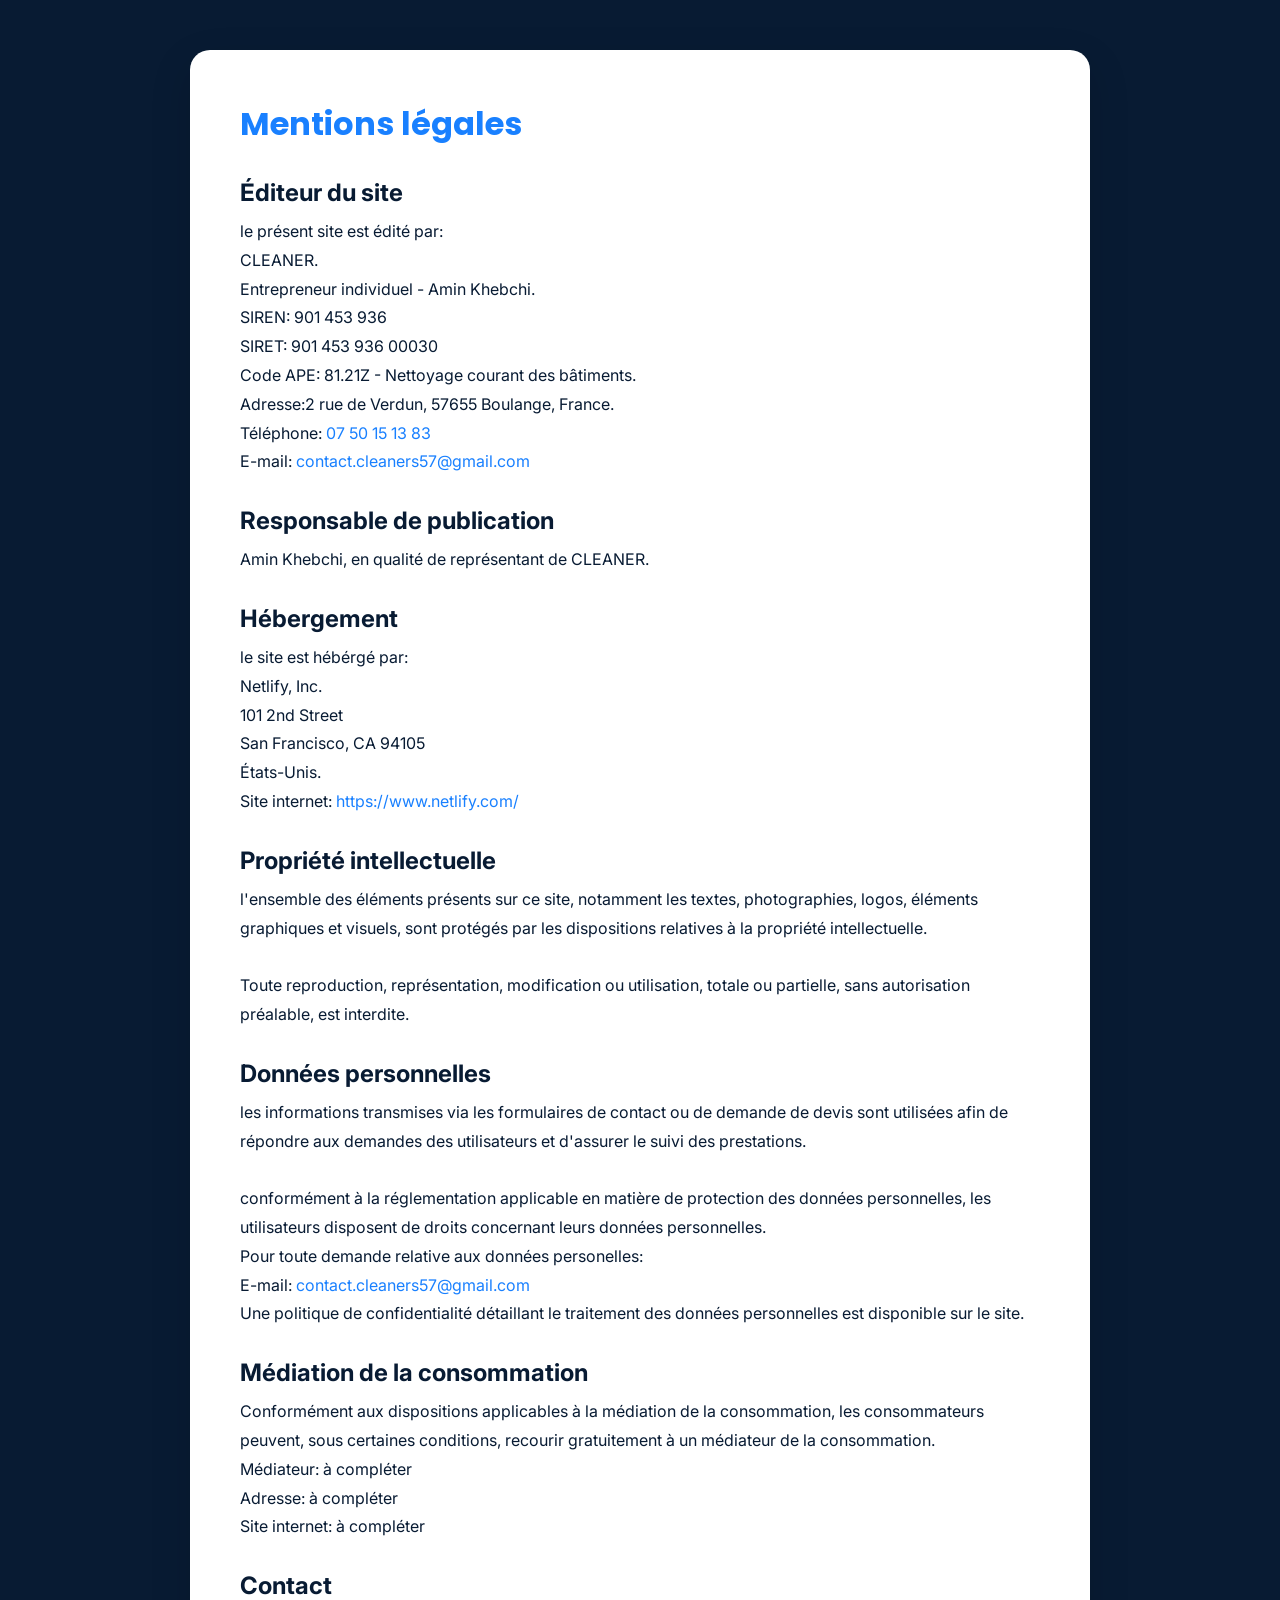
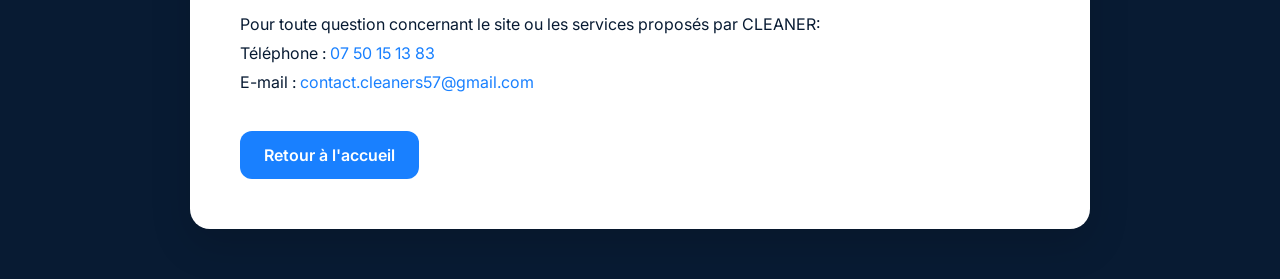
<file: mentions-legales.html>
<!DOCTYPE html>

<html lang="fr">
<head>
    <meta charset="UTF-8">
    <meta name="viewport" content="width=device-width, initial-scale=1.0">
    <title>Mentions légales | CLEANER</title>
    <link rel="stylesheet" href="legal.css">
</head>
<body>

<div class="legal-container">

<h1>Mentions légales</h1>

<h2>Éditeur du site</h2>
<p>
    le présent site est édité par:<br>
    CLEANER. <br>
    Entrepreneur individuel - Amin Khebchi.<br>
    SIREN: 901 453 936 <br>
    SIRET: 901 453 936 00030 <br>
    Code APE: 81.21Z - Nettoyage courant des bâtiments.<br>
    Adresse:2 rue de Verdun, 57655 Boulange, France.<br>
    Téléphone:<a href="tel:+33750151383"> 07 50 15 13 83</a> <br>
    E-mail:<a href="mailto:contact.cleaners57@gmail.com"> contact.cleaners57@gmail.com</a> <br>


</p>


<h2>Responsable de publication</h2>
<p>Amin Khebchi, en qualité de représentant de CLEANER.</p>

<h2>Hébergement</h2>
<p>le site est hébérgé par:<br>
Netlify, Inc.<br>
101 2nd Street <br>
San Francisco, CA 94105 <br>
États-Unis.<br>
Site internet: <a href="https://www.netlify.com/">https://www.netlify.com/</a>

</p>

<h2>Propriété intellectuelle</h2>
<p>
  l'ensemble des éléments présents sur ce site, notamment les textes, photographies, logos,
   éléments graphiques et visuels, sont protégés par les dispositions relatives 
   à la propriété intellectuelle.<br>
   <br>
   Toute reproduction, représentation, modification ou utilisation, totale ou partielle,
   sans autorisation préalable, est interdite.
    
</p>


<h2>Données personnelles</h2>
<p>les informations transmises via les formulaires de contact ou de demande de devis sont utilisées
    afin de répondre aux demandes des utilisateurs et d'assurer le suivi des prestations.<br>
    <br>
    conformément à la réglementation applicable en matière de protection des données personnelles,
     les utilisateurs disposent de droits concernant leurs données personnelles.<br>
     Pour toute demande relative aux données personelles:<br>
     E-mail:<a href="mailto:contact.cleaners57@gmail.com"> contact.cleaners57@gmail.com</a><br>

     Une politique de confidentialité détaillant le traitement des données personnelles est disponible sur le site.

</p>

<h2>Médiation de la consommation</h2>
<p>Conformément aux dispositions applicables à la médiation de la consommation, les consommateurs peuvent, sous certaines conditions,
    recourir gratuitement à un médiateur de la consommation.<br>
    Médiateur: à compléter<br>
    Adresse: à compléter<br>
    Site internet: à compléter<br>
</p>


<h2>Contact</h2>
<p>Pour toute question concernant le site ou les services proposés par CLEANER:<br>

Téléphone : <a href="tel:+33750151383">07 50 15 13 83</a><br>
E-mail : <a href="mailto:contact.cleaners57@gmail.com">contact.cleaners57@gmail.com</a><br>
</p>

<a href="index.html" class="back-btn">
    Retour à l'accueil
</a>


</div>

</body>
</html>
</file>
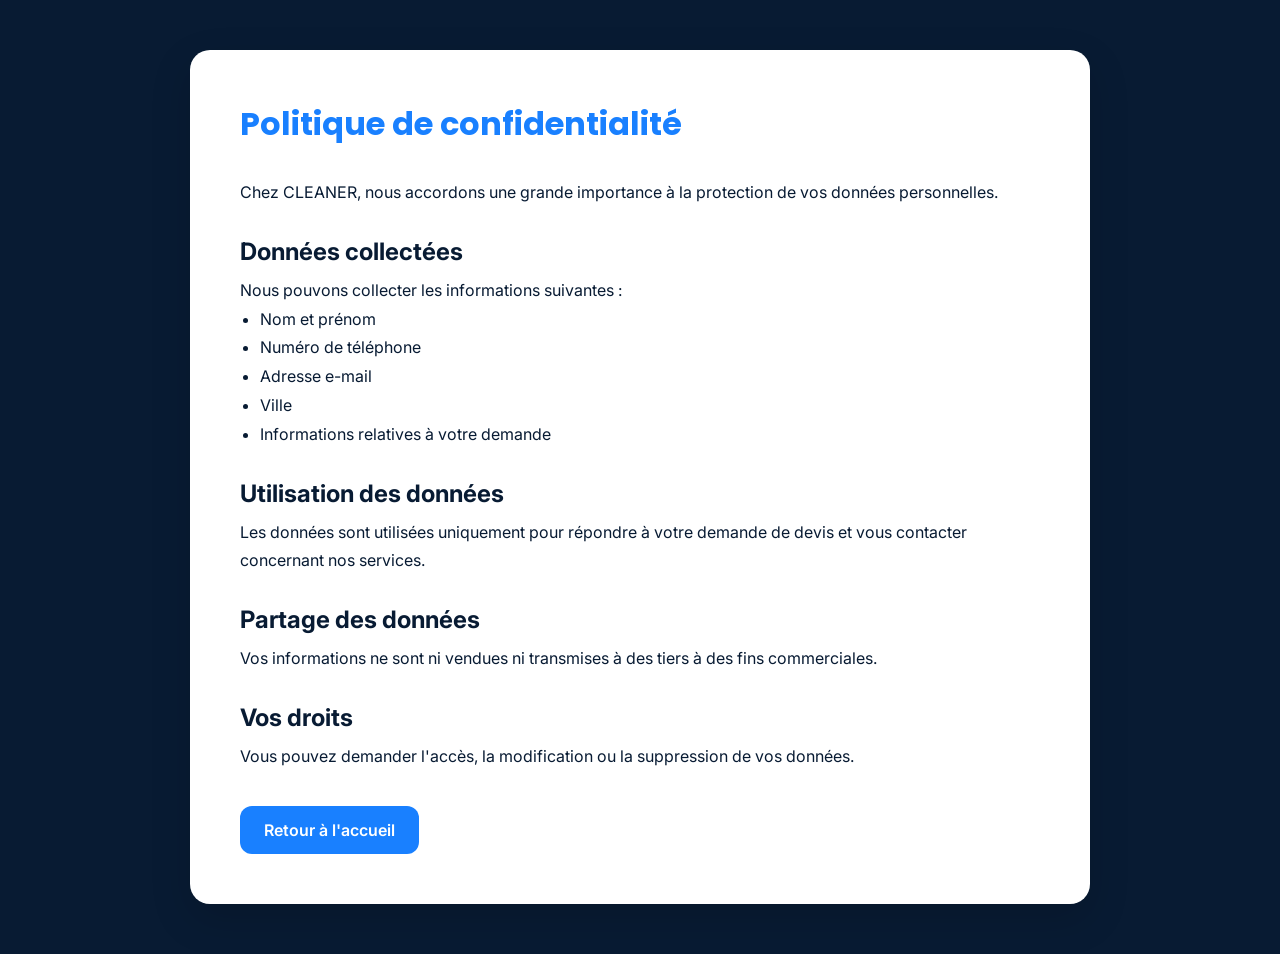
<file: politique-confidentialite.html>
<!DOCTYPE html>

<html lang="fr">
<head>
    <meta charset="UTF-8">
    <meta name="viewport" content="width=device-width, initial-scale=1.0">
    <title>politique de confidentialité</title>
    <link rel="stylesheet" href="legal.css">
  
</head>
<body>

<div class="legal-container">


<h1>Politique de confidentialité</h1>

<p>
    Chez CLEANER, nous accordons une grande importance à la protection de vos données personnelles.
</p>

<h2>Données collectées</h2>

<p>
    Nous pouvons collecter les informations suivantes :
</p>

<ul>
    <li>Nom et prénom</li>
    <li>Numéro de téléphone</li>
    <li>Adresse e-mail</li>
    <li>Ville</li>
    <li>Informations relatives à votre demande</li>
</ul>

<h2>Utilisation des données</h2>

<p>
    Les données sont utilisées uniquement pour répondre à votre demande de devis
    et vous contacter concernant nos services.
</p>

<h2>Partage des données</h2>

<p>
    Vos informations ne sont ni vendues ni transmises à des tiers à des fins commerciales.
</p>

<h2>Vos droits</h2>

<p>
    Vous pouvez demander l'accès, la modification ou la suppression de vos données.
</p>

<a href="index.html" class="back-btn">
    Retour à l'accueil
</a>


</div>

</body>
</html>
</file>
<file: legal.css>
@import url('https://fonts.googleapis.com/css2?family=Poppins:wght@400;600;700;800&family=Inter:wght@400;500;600&display=swap');

*{
margin:0;
padding:0;
box-sizing:border-box;
}

body{
font-family:'Inter',sans-serif;
background:#081B33;
color:white;
padding:50px 20px;
}

.legal-container{
max-width:900px;
margin:auto;
background:white;
color:#081B33;
padding:50px;
border-radius:20px;
box-shadow:0 15px 40px rgba(0,0,0,.15);
}

h1{
font-family:'Poppins',sans-serif;
color:#1980ff;
margin-bottom:30px;
}

h2{
margin-top:30px;
margin-bottom:10px;
}

p,
li{
line-height:1.8;
}

ul{
padding-left:20px;
}

.back-btn{
display:inline-block;
margin-top:35px;
text-decoration:none;
background:#1980ff;
color:white;
padding:14px 24px;
border-radius:12px;
font-weight:600;
}

a{
    color:#1980ff;
    text-decoration:none;
}

 a :hover{
    text-decoration:underline;
 }

@media(max-width:768px){

.legal-container{
    padding:30px 20px;
}

h1{
    font-size:2rem;
}

}
</file>
